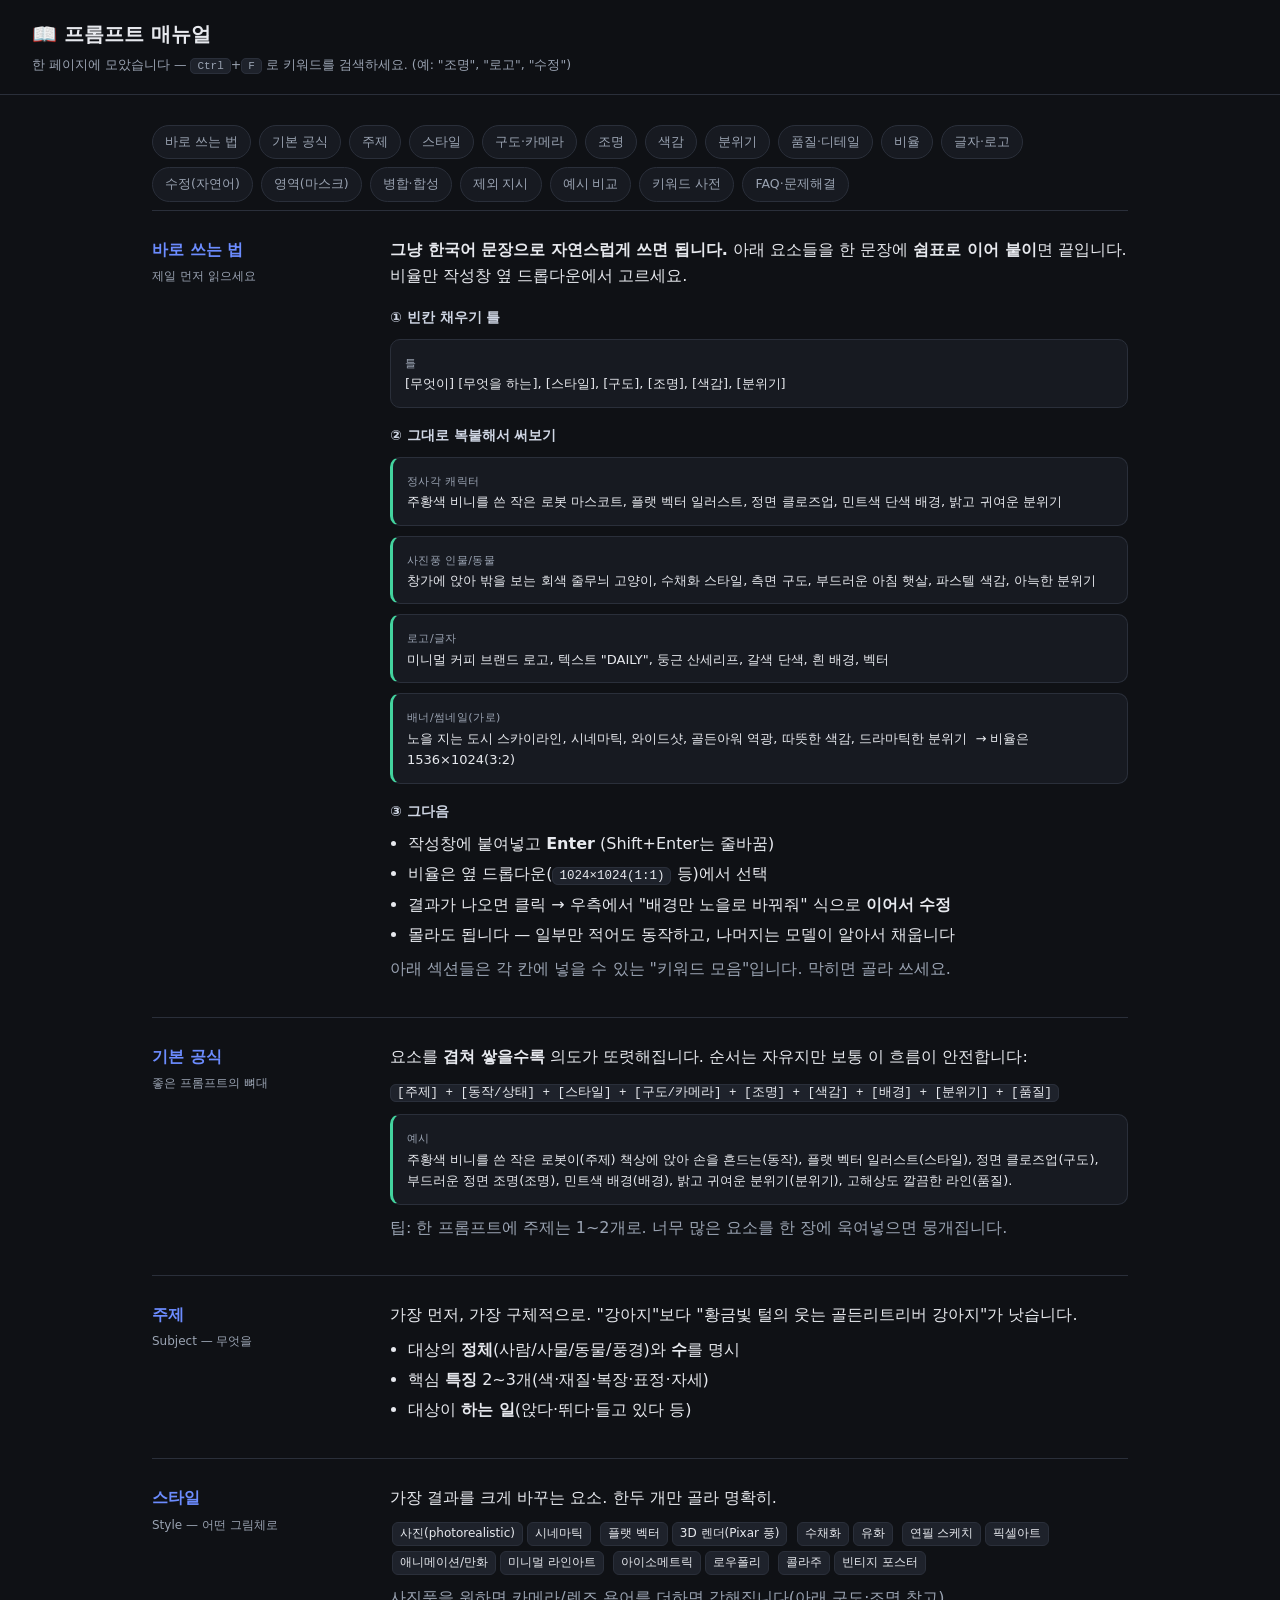
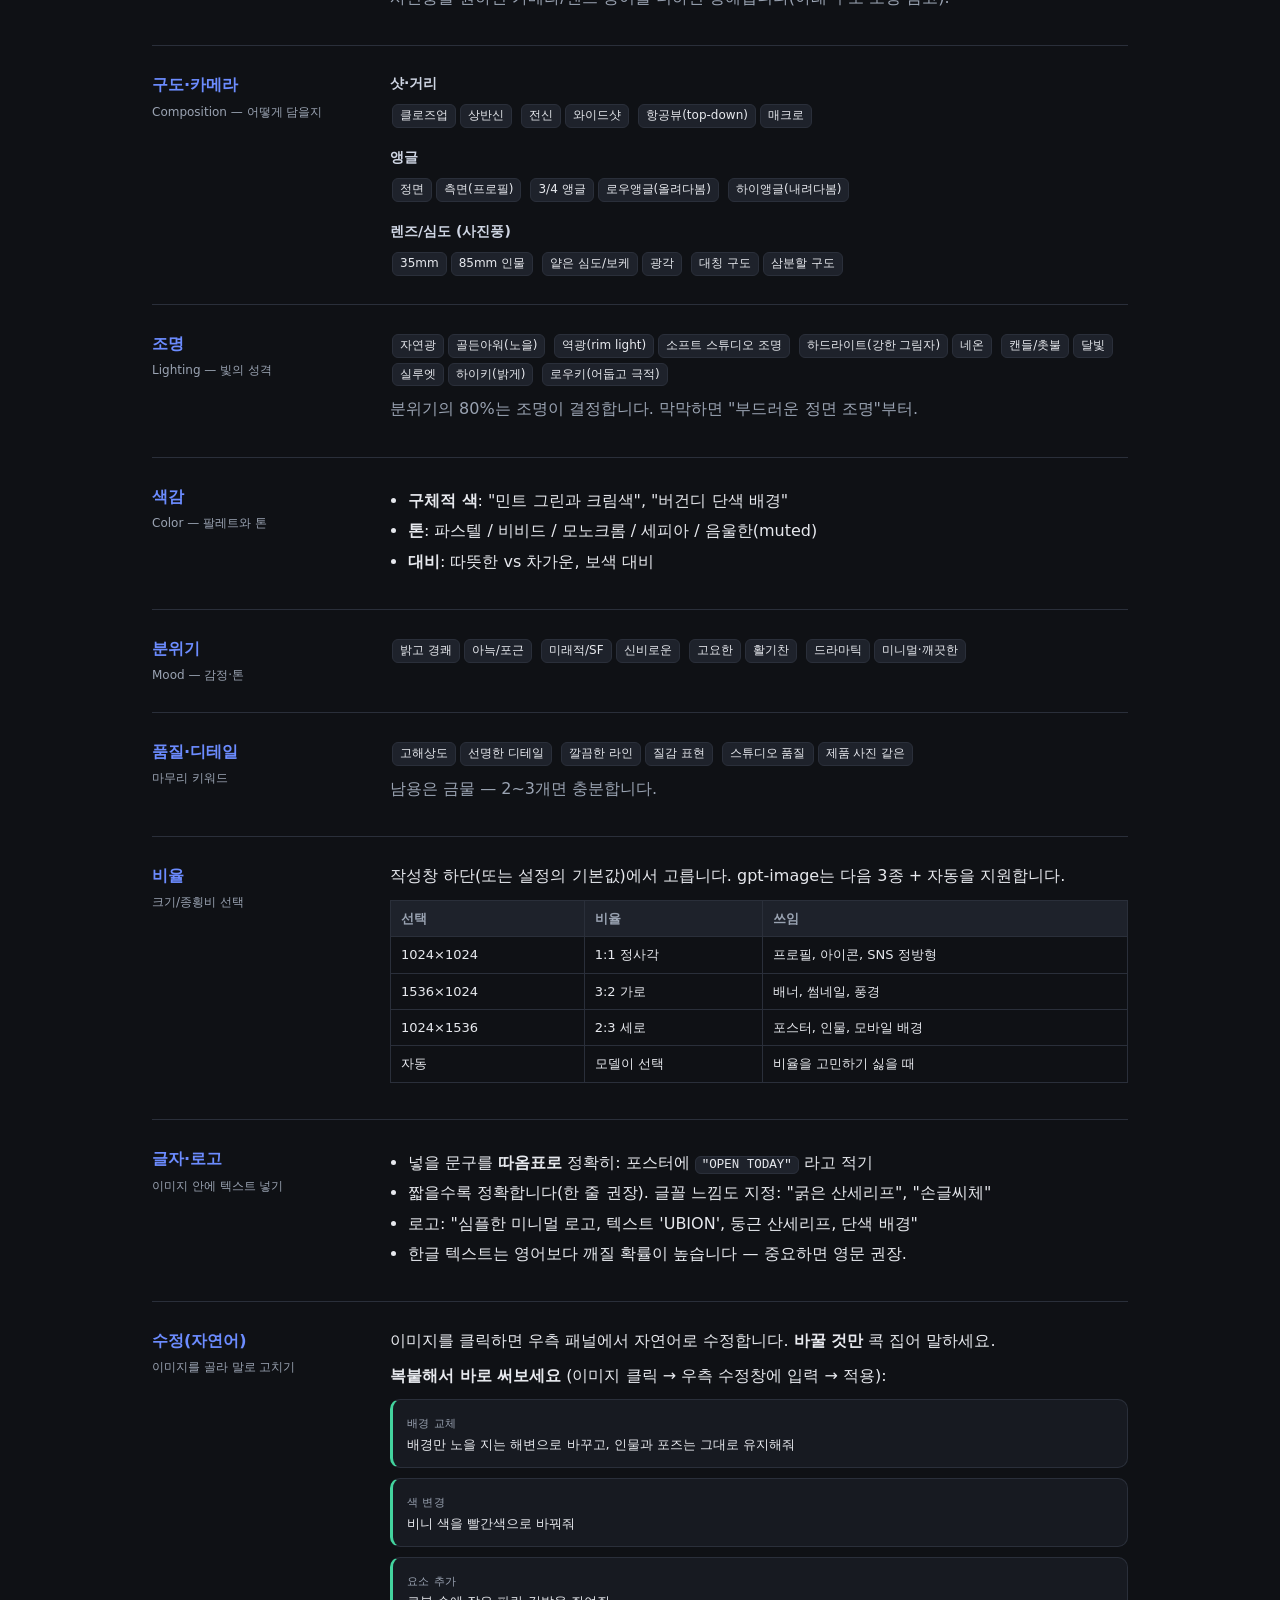
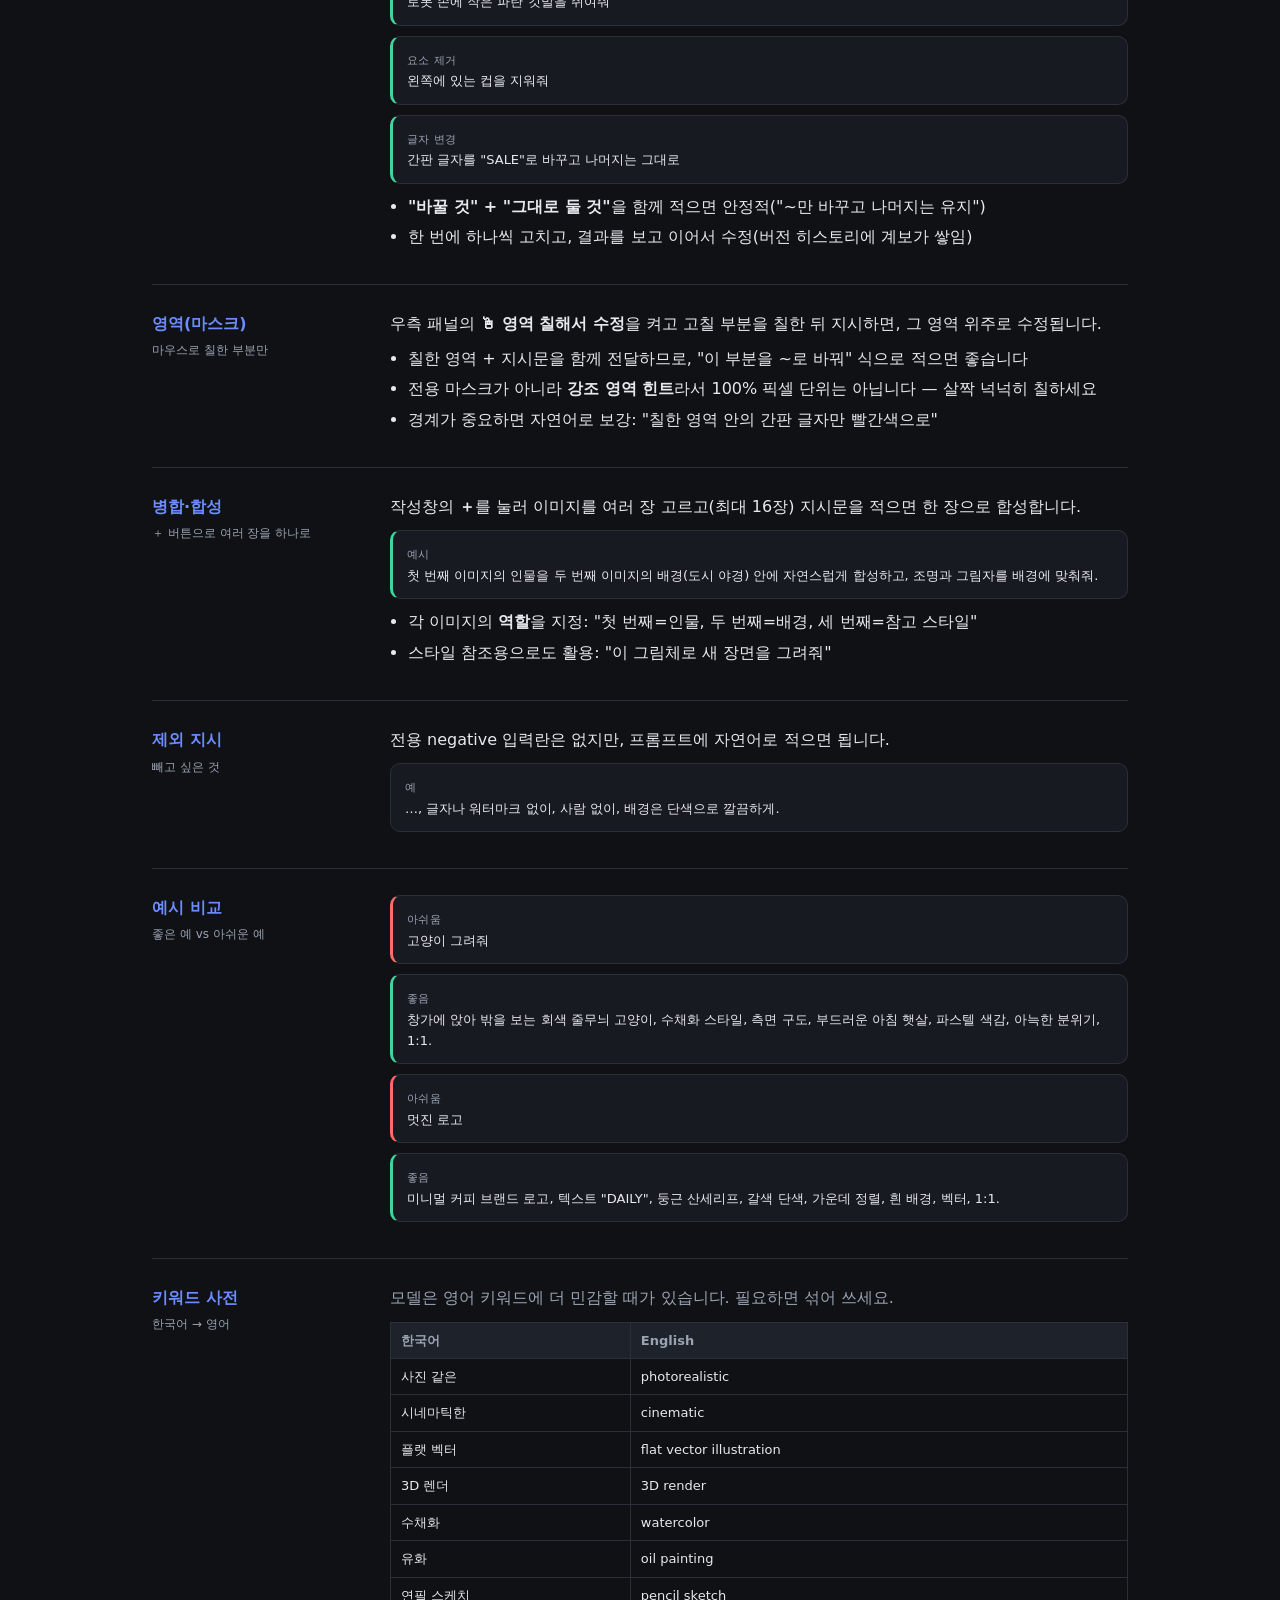
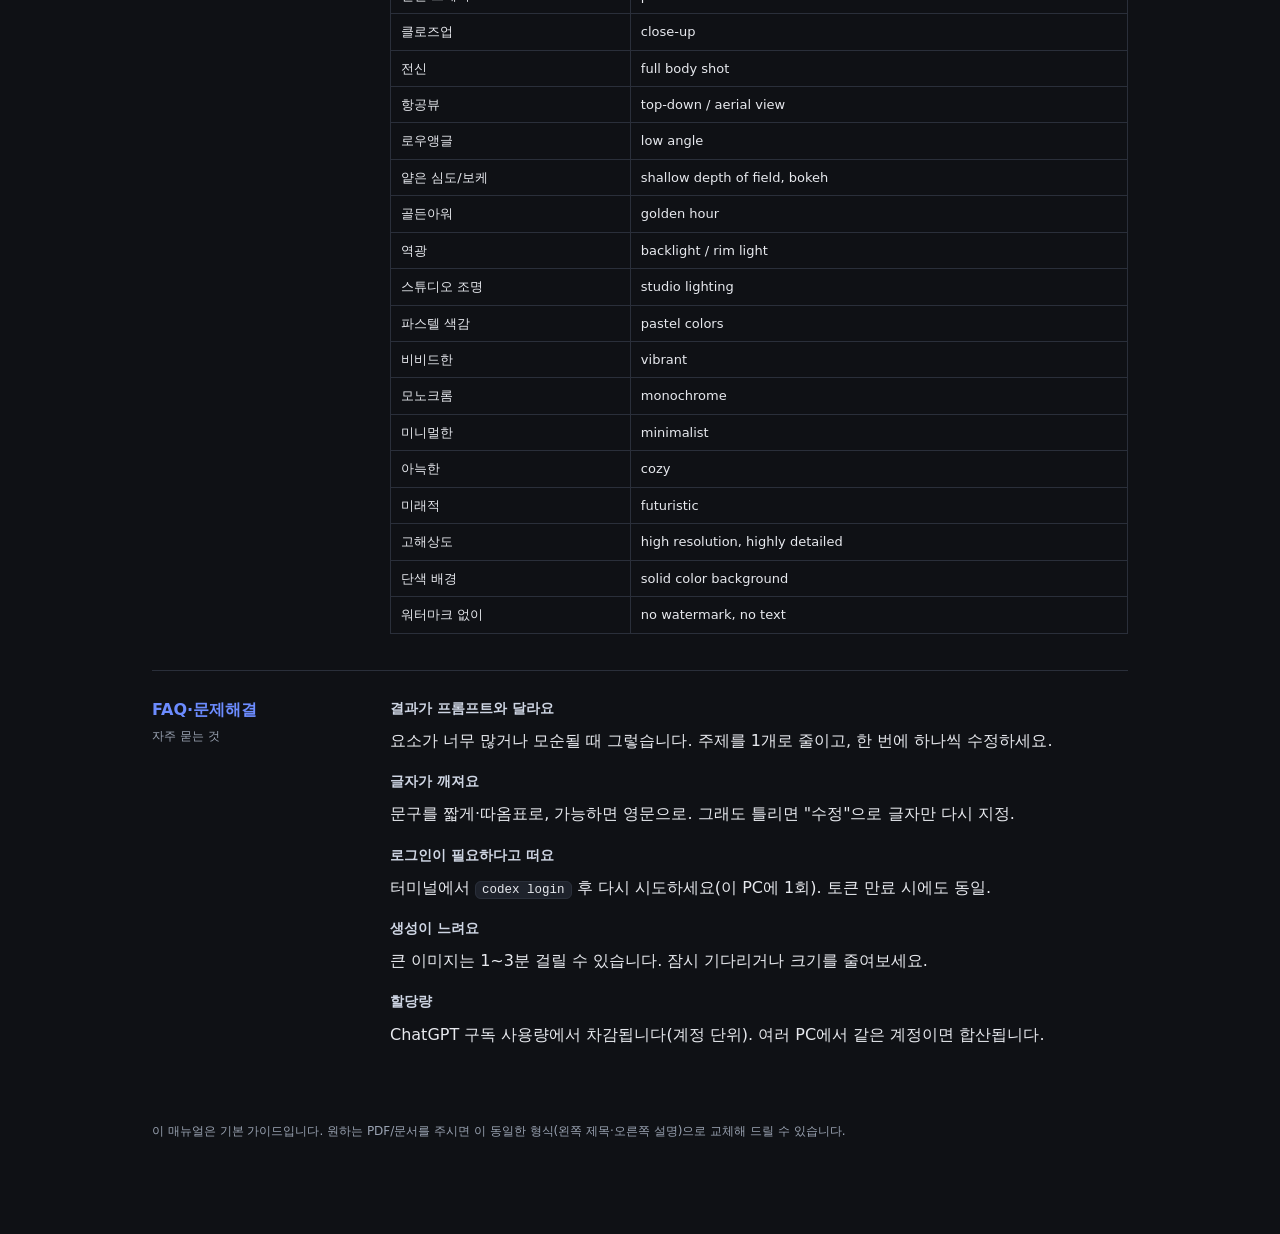
<file: static/manual.html>
<!DOCTYPE html>
<html lang="ko">
<head>
<meta charset="UTF-8" />
<meta name="viewport" content="width=device-width, initial-scale=1.0" />
<title>프롬프트 매뉴얼 · ChatGPT 이미지 스튜디오</title>
<style>
  :root{
    --bg:#0f1115; --panel:#171a21; --panel2:#1e222b; --border:#2a2f3a;
    --text:#e7e9ee; --muted:#9aa3b2; --accent:#6c8cff; --accent2:#8a6cff; --ok:#43d39e;
  }
  *{box-sizing:border-box;}
  body{margin:0;background:var(--bg);color:var(--text);
    font-family:"Inter","Segoe UI",system-ui,-apple-system,sans-serif;line-height:1.65;}
  a{color:var(--accent);}
  .top{position:sticky;top:0;z-index:5;background:rgba(15,17,21,.92);
    backdrop-filter:blur(6px);border-bottom:1px solid var(--border);padding:18px 32px;}
  .top h1{margin:0 0 4px;font-size:20px;}
  .top .tip{font-size:12.5px;color:var(--muted);}
  .top kbd{background:var(--panel2);border:1px solid var(--border);border-radius:5px;
    padding:1px 6px;font-size:11px;}
  .wrap{max-width:1040px;margin:0 auto;padding:8px 32px 80px;}

  /* 빠른 이동 목차 */
  .toc{display:flex;flex-wrap:wrap;gap:8px;margin:22px 0 8px;}
  .toc a{font-size:12.5px;background:var(--panel);border:1px solid var(--border);
    border-radius:20px;padding:6px 12px;text-decoration:none;color:var(--muted);}
  .toc a:hover{color:var(--text);border-color:var(--accent);}

  /* 섹션: 왼쪽 제목 / 오른쪽 설명 */
  .row{display:grid;grid-template-columns:210px 1fr;gap:28px;
    border-top:1px solid var(--border);padding:26px 0;}
  .row .t{position:sticky;top:92px;align-self:start;}
  .row .t h2{margin:0;font-size:16px;color:var(--accent);}
  .row .t .sub{font-size:12px;color:var(--muted);margin-top:4px;}
  .row .c > :first-child{margin-top:0;}
  .row .c h3{font-size:14px;margin:16px 0 6px;color:#cfd6e4;}
  .row p{margin:8px 0;}
  .row ul{margin:8px 0;padding-left:18px;}
  .row li{margin:4px 0;}
  code{background:var(--panel2);border:1px solid var(--border);border-radius:6px;
    padding:1px 6px;font-size:12.5px;}
  .ex{background:var(--panel);border:1px solid var(--border);border-radius:10px;
    padding:12px 14px;margin:10px 0;font-size:13px;}
  .ex .lbl{font-size:11px;color:var(--muted);text-transform:uppercase;letter-spacing:.04em;}
  .good{border-left:3px solid var(--ok);}
  .bad{border-left:3px solid #ff6b6b;}
  table{width:100%;border-collapse:collapse;margin:10px 0;font-size:13px;}
  th,td{border:1px solid var(--border);padding:7px 10px;text-align:left;vertical-align:top;}
  th{background:var(--panel2);color:var(--muted);font-weight:600;}
  .pill{display:inline-block;background:var(--panel2);border:1px solid var(--border);
    border-radius:6px;padding:1px 7px;margin:2px;font-size:12px;}
  .muted{color:var(--muted);}
</style>
</head>
<body>
<header class="top">
  <h1>📖 프롬프트 매뉴얼</h1>
  <div class="tip">한 페이지에 모았습니다 — <kbd>Ctrl</kbd>+<kbd>F</kbd> 로 키워드를 검색하세요. (예: "조명", "로고", "수정")</div>
</header>

<div class="wrap">

  <nav class="toc">
    <a href="#howto">바로 쓰는 법</a>
    <a href="#formula">기본 공식</a>
    <a href="#subject">주제</a>
    <a href="#style">스타일</a>
    <a href="#camera">구도·카메라</a>
    <a href="#light">조명</a>
    <a href="#color">색감</a>
    <a href="#mood">분위기</a>
    <a href="#quality">품질·디테일</a>
    <a href="#ratio">비율</a>
    <a href="#text">글자·로고</a>
    <a href="#edit">수정(자연어)</a>
    <a href="#mask">영역(마스크)</a>
    <a href="#merge">병합·합성</a>
    <a href="#negative">제외 지시</a>
    <a href="#examples">예시 비교</a>
    <a href="#dict">키워드 사전</a>
    <a href="#faq">FAQ·문제해결</a>
  </nav>

  <section class="row" id="howto">
    <div class="t"><h2>바로 쓰는 법</h2><div class="sub">제일 먼저 읽으세요</div></div>
    <div class="c">
      <p><b>그냥 한국어 문장으로 자연스럽게 쓰면 됩니다.</b> 아래 요소들을 한 문장에
      <b>쉼표로 이어 붙이</b>면 끝입니다. 비율만 작성창 옆 드롭다운에서 고르세요.</p>

      <h3>① 빈칸 채우기 틀</h3>
      <div class="ex"><span class="lbl">틀</span><br>
        [무엇이] [무엇을 하는], [스타일], [구도], [조명], [색감], [분위기]
      </div>

      <h3>② 그대로 복붙해서 써보기</h3>
      <div class="ex good"><span class="lbl">정사각 캐릭터</span><br>
        주황색 비니를 쓴 작은 로봇 마스코트, 플랫 벡터 일러스트, 정면 클로즈업,
        민트색 단색 배경, 밝고 귀여운 분위기
      </div>
      <div class="ex good"><span class="lbl">사진풍 인물/동물</span><br>
        창가에 앉아 밖을 보는 회색 줄무늬 고양이, 수채화 스타일, 측면 구도,
        부드러운 아침 햇살, 파스텔 색감, 아늑한 분위기
      </div>
      <div class="ex good"><span class="lbl">로고/글자</span><br>
        미니멀 커피 브랜드 로고, 텍스트 "DAILY", 둥근 산세리프, 갈색 단색, 흰 배경, 벡터
      </div>
      <div class="ex good"><span class="lbl">배너/썸네일(가로)</span><br>
        노을 지는 도시 스카이라인, 시네마틱, 와이드샷, 골든아워 역광,
        따뜻한 색감, 드라마틱한 분위기 &nbsp;→ 비율은 1536×1024(3:2)
      </div>

      <h3>③ 그다음</h3>
      <ul>
        <li>작성창에 붙여넣고 <b>Enter</b> (Shift+Enter는 줄바꿈)</li>
        <li>비율은 옆 드롭다운(<code>1024×1024(1:1)</code> 등)에서 선택</li>
        <li>결과가 나오면 클릭 → 우측에서 "배경만 노을로 바꿔줘" 식으로 <b>이어서 수정</b></li>
        <li>몰라도 됩니다 — 일부만 적어도 동작하고, 나머지는 모델이 알아서 채웁니다</li>
      </ul>
      <p class="muted">아래 섹션들은 각 칸에 넣을 수 있는 "키워드 모음"입니다. 막히면 골라 쓰세요.</p>
    </div>
  </section>

  <section class="row" id="formula">
    <div class="t"><h2>기본 공식</h2><div class="sub">좋은 프롬프트의 뼈대</div></div>
    <div class="c">
      <p>요소를 <b>겹쳐 쌓을수록</b> 의도가 또렷해집니다. 순서는 자유지만 보통 이 흐름이 안전합니다:</p>
      <p><code>[주제] + [동작/상태] + [스타일] + [구도/카메라] + [조명] + [색감] + [배경] + [분위기] + [품질]</code></p>
      <div class="ex good"><span class="lbl">예시</span><br>
        주황색 비니를 쓴 작은 로봇이(주제) 책상에 앉아 손을 흔드는(동작),
        플랫 벡터 일러스트(스타일), 정면 클로즈업(구도), 부드러운 정면 조명(조명),
        민트색 배경(배경), 밝고 귀여운 분위기(분위기), 고해상도 깔끔한 라인(품질).
      </div>
      <p class="muted">팁: 한 프롬프트에 주제는 1~2개로. 너무 많은 요소를 한 장에 욱여넣으면 뭉개집니다.</p>
    </div>
  </section>

  <section class="row" id="subject">
    <div class="t"><h2>주제</h2><div class="sub">Subject — 무엇을</div></div>
    <div class="c">
      <p>가장 먼저, 가장 구체적으로. "강아지"보다 "황금빛 털의 웃는 골든리트리버 강아지"가 낫습니다.</p>
      <ul>
        <li>대상의 <b>정체</b>(사람/사물/동물/풍경)와 <b>수</b>를 명시</li>
        <li>핵심 <b>특징</b> 2~3개(색·재질·복장·표정·자세)</li>
        <li>대상이 <b>하는 일</b>(앉다·뛰다·들고 있다 등)</li>
      </ul>
    </div>
  </section>

  <section class="row" id="style">
    <div class="t"><h2>스타일</h2><div class="sub">Style — 어떤 그림체로</div></div>
    <div class="c">
      <p>가장 결과를 크게 바꾸는 요소. 한두 개만 골라 명확히.</p>
      <div>
        <span class="pill">사진(photorealistic)</span><span class="pill">시네마틱</span>
        <span class="pill">플랫 벡터</span><span class="pill">3D 렌더(Pixar 풍)</span>
        <span class="pill">수채화</span><span class="pill">유화</span>
        <span class="pill">연필 스케치</span><span class="pill">픽셀아트</span>
        <span class="pill">애니메이션/만화</span><span class="pill">미니멀 라인아트</span>
        <span class="pill">아이소메트릭</span><span class="pill">로우폴리</span>
        <span class="pill">콜라주</span><span class="pill">빈티지 포스터</span>
      </div>
      <p class="muted">사진풍을 원하면 카메라/렌즈 용어를 더하면 강해집니다(아래 구도·조명 참고).</p>
    </div>
  </section>

  <section class="row" id="camera">
    <div class="t"><h2>구도·카메라</h2><div class="sub">Composition — 어떻게 담을지</div></div>
    <div class="c">
      <h3>샷·거리</h3>
      <div><span class="pill">클로즈업</span><span class="pill">상반신</span>
        <span class="pill">전신</span><span class="pill">와이드샷</span>
        <span class="pill">항공뷰(top-down)</span><span class="pill">매크로</span></div>
      <h3>앵글</h3>
      <div><span class="pill">정면</span><span class="pill">측면(프로필)</span>
        <span class="pill">3/4 앵글</span><span class="pill">로우앵글(올려다봄)</span>
        <span class="pill">하이앵글(내려다봄)</span></div>
      <h3>렌즈/심도 (사진풍)</h3>
      <div><span class="pill">35mm</span><span class="pill">85mm 인물</span>
        <span class="pill">얕은 심도/보케</span><span class="pill">광각</span>
        <span class="pill">대칭 구도</span><span class="pill">삼분할 구도</span></div>
    </div>
  </section>

  <section class="row" id="light">
    <div class="t"><h2>조명</h2><div class="sub">Lighting — 빛의 성격</div></div>
    <div class="c">
      <div><span class="pill">자연광</span><span class="pill">골든아워(노을)</span>
        <span class="pill">역광(rim light)</span><span class="pill">소프트 스튜디오 조명</span>
        <span class="pill">하드라이트(강한 그림자)</span><span class="pill">네온</span>
        <span class="pill">캔들/촛불</span><span class="pill">달빛</span>
        <span class="pill">실루엣</span><span class="pill">하이키(밝게)</span>
        <span class="pill">로우키(어둡고 극적)</span></div>
      <p class="muted">분위기의 80%는 조명이 결정합니다. 막막하면 "부드러운 정면 조명"부터.</p>
    </div>
  </section>

  <section class="row" id="color">
    <div class="t"><h2>색감</h2><div class="sub">Color — 팔레트와 톤</div></div>
    <div class="c">
      <ul>
        <li><b>구체적 색</b>: "민트 그린과 크림색", "버건디 단색 배경"</li>
        <li><b>톤</b>: 파스텔 / 비비드 / 모노크롬 / 세피아 / 음울한(muted)</li>
        <li><b>대비</b>: 따뜻한 vs 차가운, 보색 대비</li>
      </ul>
    </div>
  </section>

  <section class="row" id="mood">
    <div class="t"><h2>분위기</h2><div class="sub">Mood — 감정·톤</div></div>
    <div class="c">
      <div><span class="pill">밝고 경쾌</span><span class="pill">아늑/포근</span>
        <span class="pill">미래적/SF</span><span class="pill">신비로운</span>
        <span class="pill">고요한</span><span class="pill">활기찬</span>
        <span class="pill">드라마틱</span><span class="pill">미니멀·깨끗한</span></div>
    </div>
  </section>

  <section class="row" id="quality">
    <div class="t"><h2>품질·디테일</h2><div class="sub">마무리 키워드</div></div>
    <div class="c">
      <div><span class="pill">고해상도</span><span class="pill">선명한 디테일</span>
        <span class="pill">깔끔한 라인</span><span class="pill">질감 표현</span>
        <span class="pill">스튜디오 품질</span><span class="pill">제품 사진 같은</span></div>
      <p class="muted">남용은 금물 — 2~3개면 충분합니다.</p>
    </div>
  </section>

  <section class="row" id="ratio">
    <div class="t"><h2>비율</h2><div class="sub">크기/종횡비 선택</div></div>
    <div class="c">
      <p>작성창 하단(또는 설정의 기본값)에서 고릅니다. gpt-image는 다음 3종 + 자동을 지원합니다.</p>
      <table>
        <tr><th>선택</th><th>비율</th><th>쓰임</th></tr>
        <tr><td>1024×1024</td><td>1:1 정사각</td><td>프로필, 아이콘, SNS 정방형</td></tr>
        <tr><td>1536×1024</td><td>3:2 가로</td><td>배너, 썸네일, 풍경</td></tr>
        <tr><td>1024×1536</td><td>2:3 세로</td><td>포스터, 인물, 모바일 배경</td></tr>
        <tr><td>자동</td><td>모델이 선택</td><td>비율을 고민하기 싫을 때</td></tr>
      </table>
    </div>
  </section>

  <section class="row" id="text">
    <div class="t"><h2>글자·로고</h2><div class="sub">이미지 안에 텍스트 넣기</div></div>
    <div class="c">
      <ul>
        <li>넣을 문구를 <b>따옴표로</b> 정확히: 포스터에 <code>"OPEN TODAY"</code> 라고 적기</li>
        <li>짧을수록 정확합니다(한 줄 권장). 글꼴 느낌도 지정: "굵은 산세리프", "손글씨체"</li>
        <li>로고: "심플한 미니멀 로고, 텍스트 'UBION', 둥근 산세리프, 단색 배경"</li>
        <li>한글 텍스트는 영어보다 깨질 확률이 높습니다 — 중요하면 영문 권장.</li>
      </ul>
    </div>
  </section>

  <section class="row" id="edit">
    <div class="t"><h2>수정(자연어)</h2><div class="sub">이미지를 골라 말로 고치기</div></div>
    <div class="c">
      <p>이미지를 클릭하면 우측 패널에서 자연어로 수정합니다. <b>바꿀 것만</b> 콕 집어 말하세요.</p>
      <p><b>복붙해서 바로 써보세요</b> (이미지 클릭 → 우측 수정창에 입력 → 적용):</p>
      <div class="ex good"><span class="lbl">배경 교체</span><br>
        배경만 노을 지는 해변으로 바꾸고, 인물과 포즈는 그대로 유지해줘
      </div>
      <div class="ex good"><span class="lbl">색 변경</span><br>
        비니 색을 빨간색으로 바꿔줘
      </div>
      <div class="ex good"><span class="lbl">요소 추가</span><br>
        로봇 손에 작은 파란 깃발을 쥐여줘
      </div>
      <div class="ex good"><span class="lbl">요소 제거</span><br>
        왼쪽에 있는 컵을 지워줘
      </div>
      <div class="ex good"><span class="lbl">글자 변경</span><br>
        간판 글자를 "SALE"로 바꾸고 나머지는 그대로
      </div>
      <ul>
        <li><b>"바꿀 것" + "그대로 둘 것"</b>을 함께 적으면 안정적("~만 바꾸고 나머지는 유지")</li>
        <li>한 번에 하나씩 고치고, 결과를 보고 이어서 수정(버전 히스토리에 계보가 쌓임)</li>
      </ul>
    </div>
  </section>

  <section class="row" id="mask">
    <div class="t"><h2>영역(마스크)</h2><div class="sub">마우스로 칠한 부분만</div></div>
    <div class="c">
      <p>우측 패널의 <b>🖱 영역 칠해서 수정</b>을 켜고 고칠 부분을 칠한 뒤 지시하면, 그 영역 위주로 수정됩니다.</p>
      <ul>
        <li>칠한 영역 + 지시문을 함께 전달하므로, "이 부분을 ~로 바꿔" 식으로 적으면 좋습니다</li>
        <li>전용 마스크가 아니라 <b>강조 영역 힌트</b>라서 100% 픽셀 단위는 아닙니다 — 살짝 넉넉히 칠하세요</li>
        <li>경계가 중요하면 자연어로 보강: "칠한 영역 안의 간판 글자만 빨간색으로"</li>
      </ul>
    </div>
  </section>

  <section class="row" id="merge">
    <div class="t"><h2>병합·합성</h2><div class="sub">＋ 버튼으로 여러 장을 하나로</div></div>
    <div class="c">
      <p>작성창의 <b>＋</b>를 눌러 이미지를 여러 장 고르고(최대 16장) 지시문을 적으면 한 장으로 합성합니다.</p>
      <div class="ex good"><span class="lbl">예시</span><br>
        첫 번째 이미지의 인물을 두 번째 이미지의 배경(도시 야경) 안에 자연스럽게 합성하고,
        조명과 그림자를 배경에 맞춰줘.
      </div>
      <ul>
        <li>각 이미지의 <b>역할</b>을 지정: "첫 번째=인물, 두 번째=배경, 세 번째=참고 스타일"</li>
        <li>스타일 참조용으로도 활용: "이 그림체로 새 장면을 그려줘"</li>
      </ul>
    </div>
  </section>

  <section class="row" id="negative">
    <div class="t"><h2>제외 지시</h2><div class="sub">빼고 싶은 것</div></div>
    <div class="c">
      <p>전용 negative 입력란은 없지만, 프롬프트에 자연어로 적으면 됩니다.</p>
      <div class="ex"><span class="lbl">예</span><br>
        …, 글자나 워터마크 없이, 사람 없이, 배경은 단색으로 깔끔하게.
      </div>
    </div>
  </section>

  <section class="row" id="examples">
    <div class="t"><h2>예시 비교</h2><div class="sub">좋은 예 vs 아쉬운 예</div></div>
    <div class="c">
      <div class="ex bad"><span class="lbl">아쉬움</span><br> 고양이 그려줘</div>
      <div class="ex good"><span class="lbl">좋음</span><br>
        창가에 앉아 밖을 보는 회색 줄무늬 고양이, 수채화 스타일, 측면 구도,
        부드러운 아침 햇살, 파스텔 색감, 아늑한 분위기, 1:1.
      </div>
      <div class="ex bad"><span class="lbl">아쉬움</span><br> 멋진 로고</div>
      <div class="ex good"><span class="lbl">좋음</span><br>
        미니멀 커피 브랜드 로고, 텍스트 "DAILY", 둥근 산세리프, 갈색 단색,
        가운데 정렬, 흰 배경, 벡터, 1:1.
      </div>
    </div>
  </section>

  <section class="row" id="dict">
    <div class="t"><h2>키워드 사전</h2><div class="sub">한국어 → 영어</div></div>
    <div class="c">
      <p class="muted">모델은 영어 키워드에 더 민감할 때가 있습니다. 필요하면 섞어 쓰세요.</p>
      <table>
        <tr><th>한국어</th><th>English</th></tr>
        <tr><td>사진 같은</td><td>photorealistic</td></tr>
        <tr><td>시네마틱한</td><td>cinematic</td></tr>
        <tr><td>플랫 벡터</td><td>flat vector illustration</td></tr>
        <tr><td>3D 렌더</td><td>3D render</td></tr>
        <tr><td>수채화</td><td>watercolor</td></tr>
        <tr><td>유화</td><td>oil painting</td></tr>
        <tr><td>연필 스케치</td><td>pencil sketch</td></tr>
        <tr><td>클로즈업</td><td>close-up</td></tr>
        <tr><td>전신</td><td>full body shot</td></tr>
        <tr><td>항공뷰</td><td>top-down / aerial view</td></tr>
        <tr><td>로우앵글</td><td>low angle</td></tr>
        <tr><td>얕은 심도/보케</td><td>shallow depth of field, bokeh</td></tr>
        <tr><td>골든아워</td><td>golden hour</td></tr>
        <tr><td>역광</td><td>backlight / rim light</td></tr>
        <tr><td>스튜디오 조명</td><td>studio lighting</td></tr>
        <tr><td>파스텔 색감</td><td>pastel colors</td></tr>
        <tr><td>비비드한</td><td>vibrant</td></tr>
        <tr><td>모노크롬</td><td>monochrome</td></tr>
        <tr><td>미니멀한</td><td>minimalist</td></tr>
        <tr><td>아늑한</td><td>cozy</td></tr>
        <tr><td>미래적</td><td>futuristic</td></tr>
        <tr><td>고해상도</td><td>high resolution, highly detailed</td></tr>
        <tr><td>단색 배경</td><td>solid color background</td></tr>
        <tr><td>워터마크 없이</td><td>no watermark, no text</td></tr>
      </table>
    </div>
  </section>

  <section class="row" id="faq">
    <div class="t"><h2>FAQ·문제해결</h2><div class="sub">자주 묻는 것</div></div>
    <div class="c">
      <h3>결과가 프롬프트와 달라요</h3>
      <p>요소가 너무 많거나 모순될 때 그렇습니다. 주제를 1개로 줄이고, 한 번에 하나씩 수정하세요.</p>
      <h3>글자가 깨져요</h3>
      <p>문구를 짧게·따옴표로, 가능하면 영문으로. 그래도 틀리면 "수정"으로 글자만 다시 지정.</p>
      <h3>로그인이 필요하다고 떠요</h3>
      <p>터미널에서 <code>codex login</code> 후 다시 시도하세요(이 PC에 1회). 토큰 만료 시에도 동일.</p>
      <h3>생성이 느려요</h3>
      <p>큰 이미지는 1~3분 걸릴 수 있습니다. 잠시 기다리거나 크기를 줄여보세요.</p>
      <h3>할당량</h3>
      <p>ChatGPT 구독 사용량에서 차감됩니다(계정 단위). 여러 PC에서 같은 계정이면 합산됩니다.</p>
    </div>
  </section>

  <p class="muted" style="margin-top:40px;font-size:12px;">
    이 매뉴얼은 기본 가이드입니다. 원하는 PDF/문서를 주시면 이 동일한 형식(왼쪽 제목·오른쪽 설명)으로 교체해 드릴 수 있습니다.
  </p>
</div>
</body>
</html>
</file>
